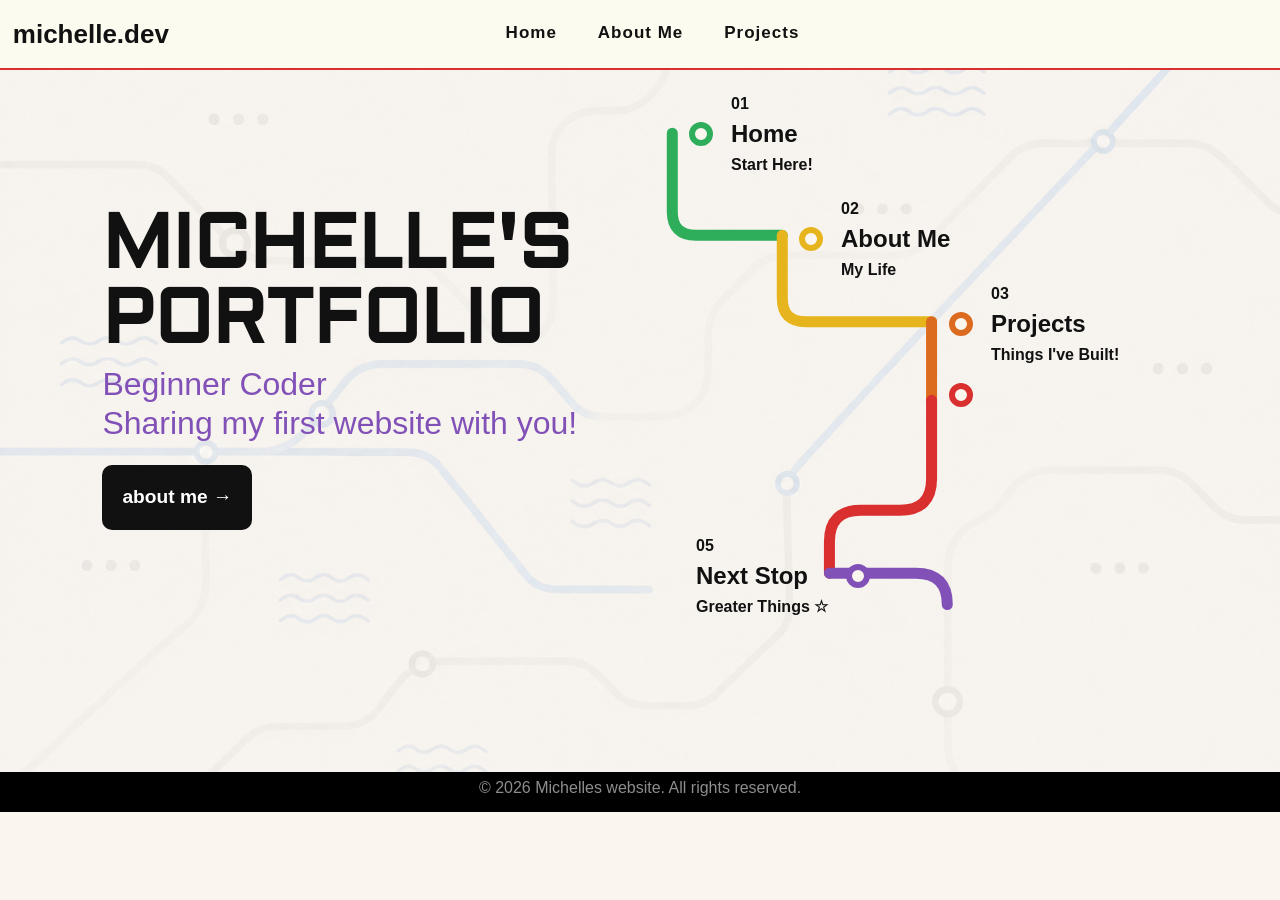
<file: index.html>
<!DOCTYPE html>
<html lang="en">
<head>
    <meta charset="UTF-8">
    <meta http-equiv="X-UA-Compatible" content="IE=edge">
    <meta name="viewport" content="width=device-width, initial-scale=1.0">
    <!--bootstrap-->
    <link href="https://cdn.jsdelivr.net/npm/bootstrap@5.3.0/dist/css/bootstrap.min.css" rel="stylesheet" integrity="sha384-9ndCyUaIbzAi2FUVXJi0CjmCapSmO7SnpJef0486qhLnuZ2cdeRhO02iuK6FUUVM" crossorigin="anonymous">
   <!--css-->
    <link rel="stylesheet" href="style.css">
    <title>Michelle's Website</title>

    <link href="https://fonts.googleapis.com/css2?family=Aldrich&family=Cedarville+Cursive&family=Google+Sans:ital,opsz,wght@0,17..18,400..700;1,17..18,400..700&family=Rubik:ital,wght@0,300..900;1,300..900&family=SN+Pro:ital,wght@0,200..900;1,200..900&family=Tiny5&family=Tomorrow:ital,wght@0,100;0,200;0,300;0,400;0,500;0,600;0,700;0,800;0,900;1,100;1,200;1,300;1,400;1,500;1,600;1,700;1,800;1,900&display=swap" rel="stylesheet">

    <link href="https://fonts.googleapis.com/css2?family=Aldrich&family=Cedarville+Cursive&family=Google+Sans:ital,opsz,wght@0,17..18,400..700;1,17..18,400..700&family=Rubik:ital,wght@0,300..900;1,300..900&family=SN+Pro:ital,wght@0,200..900;1,200..900&family=Tiny5&display=swap" rel="stylesheet">
</head>

<!--navigation bar-->
<body class="body"> 
   <nav class="navbar navbar-expand-lg bg-body-tertiary">
  <div class="container-fluid">
    <a class="navbar-brand logo" href="#">michelle.dev</a>
    <button class="navbar-toggler" type="button" data-bs-toggle="collapse" data-bs-target="#navbarNav" aria-controls="navbarNav" aria-expanded="false" aria-label="Toggle navigation">
      <span class="navbar-toggler-icon"></span>
    </button>
    <div class="collapse navbar-collapse" id="navbarNav">
      <ul class="navbar-nav mx-auto">
        <li class="nav-item">
          <a class="nav-link active" aria-current="page" href="index.html">Home</a>
        </li>
        <li class="nav-item">
          <a class="nav-link" href="about.html">About Me</a>
        </li>
        <li class="nav-item">
          <a class="nav-link" href="projects.html">Projects</a>
        </li>
      </ul>
    </div>
  </div>
</nav>

    <section class="hero">
        <div class="hero-left">
                    <h1>
                        MICHELLE'S
                        <br>
                        PORTFOLIO
                    </h1>
                    <div class=yellowline></div>
                    <h2>
                        Beginner Coder
                        <br>
                        Sharing my first website with you!
                    </h2>

                    <a href="about.html" class="btn-talk">about me →</a>
                    </div>
                    
                <!--right side-->
                    <div class="hero-right">
                        <div class="subway-map">

                          <svg class="trainlines" viewBox="0 0 700 700">
                            <path class="line green-line" d="M120 60 L120 160 Q120 190 150 190 L260 190"/>
                            <path class="line yellow-route" d="M260 190 L260 270 Q260 300 290 300 L450 300"/>
                            <path class="line orange-route" d="M450 300 L450 400"/>
                            <path class="line red-route" d="M450 400 L450 500 Q450 540 410 540 L360 540 Q320 540 320 580 L320 620"/>
                            <path class="line purple-route" d="M320 620 L430 620 Q470 620 470 660"/>
                          </svg>

                            <a href="index.html" class="stop stop1">
                                <div class="greencircle"></div>
                                <div>
                                    <b>01</b>
                                    <h3>Home</h3>
                                    <p>Start Here!</p>
                                </div>
                            </a>

                            <a href="about.html" class="stop stop2">
                                <div class="yellowcircle"></div>
                                <div>
                                    <b>02</b>
                                    <h3>About Me</h3>
                                    <p>My Life</p>
                                </div>
                            </a>

                            <a href="projects.html" class="stop stop3">
                                <div class="orangecircle"></div>
                                <div>
                                    <b>03</b>
                                    <h3>Projects</h3>
                                    <p>Things I've Built!</p>
                                </div>
                            </a>

                            <a class="stop stop4">
                                <div class="redcircle"></div>                               
                            </a>

                            <div class="stop stop5">
                                <div class="purplecircle"></div>
                                <div>
                                    <b>05</b>
                                    <h3>Next Stop</h3>
                                    <p>Greater Things ☆</p>
                                </div>
                            </div>
                        
                        </div>
                    </div>
        </div>
    </section>

    <footer class="myfooter">
        <h4 class="footertext">© 2026 Michelles website. All rights reserved.</h4>
    </footer>

</body>
</html>
</file>
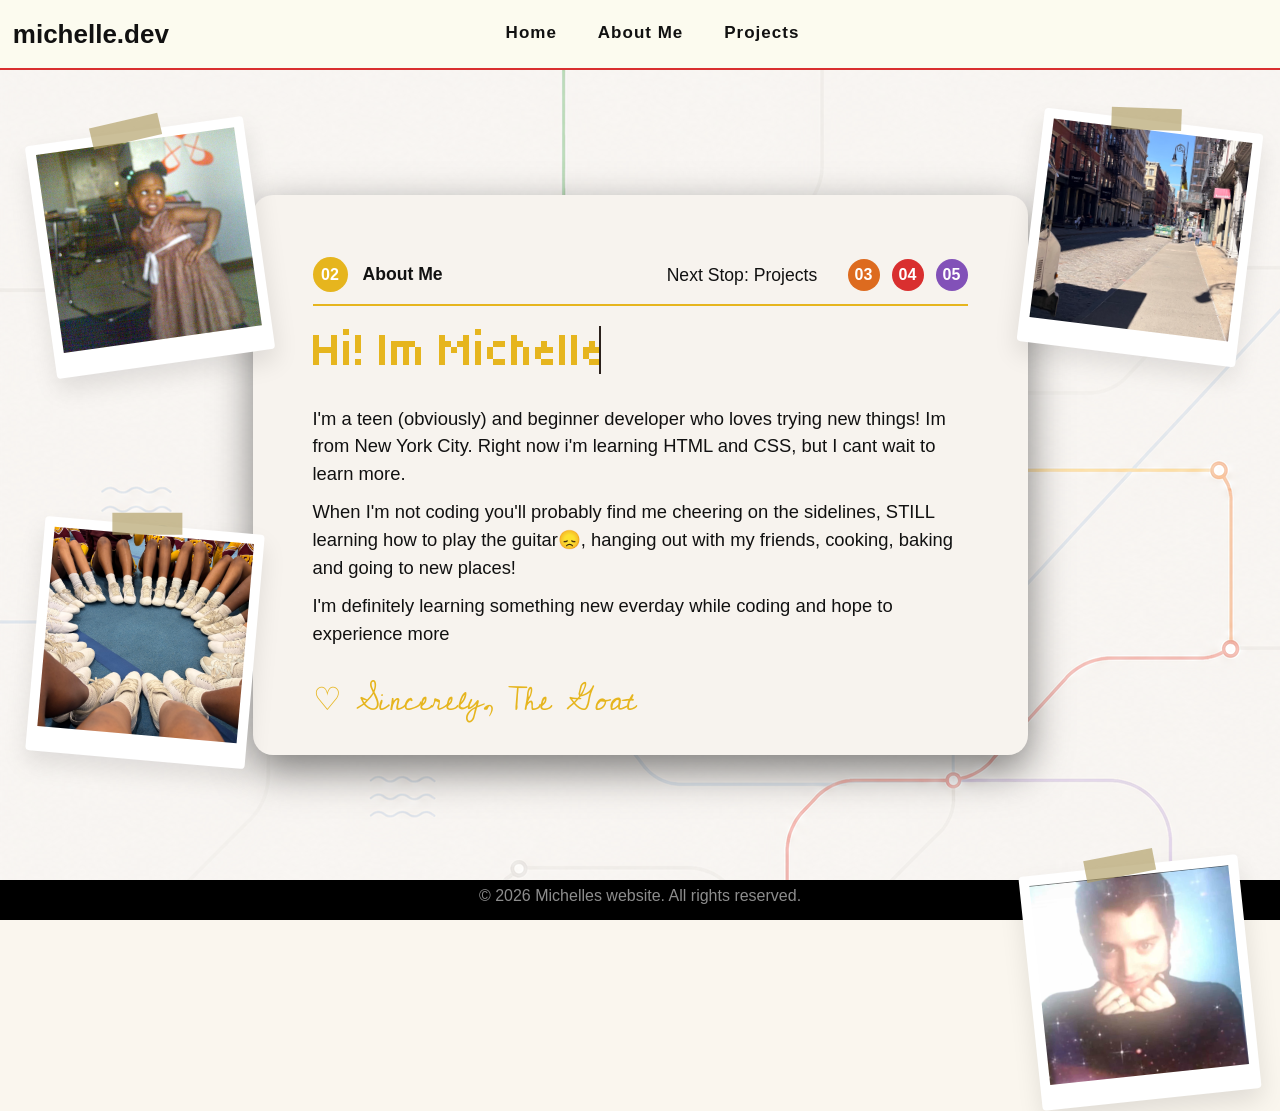
<file: about.html>
<!DOCTYPE html>
<html lang="en">
<head>
    <meta charset="UTF-8">
    <meta http-equiv="X-UA-Compatible" content="IE=edge">
    <meta name="viewport" content="width=device-width, initial-scale=1.0">
    <!--bootstrap-->
    <link href="https://cdn.jsdelivr.net/npm/bootstrap@5.3.0/dist/css/bootstrap.min.css" rel="stylesheet" integrity="sha384-9ndCyUaIbzAi2FUVXJi0CjmCapSmO7SnpJef0486qhLnuZ2cdeRhO02iuK6FUUVM" crossorigin="anonymous">
   <!--css-->
    <link rel="stylesheet" href="style.css">
    <title>Michelle's Website</title>

    <link href="https://fonts.googleapis.com/css2?family=Tiny5&display=swap" rel="stylesheet">

    <link href="https://fonts.googleapis.com/css2?family=Cedarville+Cursive&family=Google+Sans:ital,opsz,wght@0,17..18,400..700;1,17..18,400..700&family=Rubik:ital,wght@0,300..900;1,300..900&family=Tiny5&display=swap" rel="stylesheet">

    <link href="https://fonts.googleapis.com/css2?family=Cedarville+Cursive&family=Tiny5&display=swap" rel="stylesheet">
</head>

<!--navigation bar-->
<body class="body"> 
   <nav class="navbar navbar-expand-lg bg-body-tertiary">
  <div class="container-fluid">
    <a class="navbar-brand logo" href="#">michelle.dev</a>
    <button class="navbar-toggler" type="button" data-bs-toggle="collapse" data-bs-target="#navbarNav" aria-controls="navbarNav" aria-expanded="false" aria-label="Toggle navigation">
      <span class="navbar-toggler-icon"></span>
    </button>
    <div class="collapse navbar-collapse" id="navbarNav">
      <ul class="navbar-nav mx-auto">
        <li class="nav-item">
          <a class="nav-link active" aria-current="page" href="index.html">Home</a>
        </li>
        <li class="nav-item">
          <a class="nav-link" href="about.html">About Me</a>
        </li>
        <li class="nav-item">
          <a class="nav-link" href="projects.html">Projects</a>
        </li>
      </ul>
    </div>
  </div>
</nav>

<section class="aboutpage">

  <div class="photo photo1">
    <div class="tape"></div>
    <img src="images/babeh.jpeg" alt="baby photo">
  </div>

  <div class="photo photo2">
    <div class="tape"></div>
    <img src="images/cheer.jpeg" alt="cheer photo">
  </div>

  <div class="photo photo3">
    <div class="tape"></div>
    <img src="images/nyc.jpeg" alt="nyc photo">
  </div>

  <div class="photo photo4">
    <div class="tape"></div>
    <img src="images/petiter.png" alt="petite photo">
  </div>

  <div class="lettercard">

     <div class="aboutheader">
      <div class="leftitle">
         <a href="about.html">
       <span class="stopnum active">02</span>
        </a>
         <h1>About Me</h1>
         <h5>Next Stop: Projects</h5>
      </div>

    <div class="rightstops">
      <a href="projects.html">
      <span class="stopnum stopp3">03</span>
      </a>

      <a>
      <span class="stopnum stopp4">04</span>
      </a>

      <span class="stopnum stopp5">05</span>
    </div>
  </div>
    
  <div class="headlines"></div>

          <h2>
            <span class="typing">Hi! Im Michelle</span>
          </h2>
          <p>I'm a teen (obviously) and beginner developer who loves trying new things!
            Im from New York City. Right now i'm learning HTML and CSS, but I 
            cant wait to learn more.
          </p>
          <p>When I'm not coding you'll probably find me cheering on the sidelines,
            STILL learning how to play the guitar😞, hanging out with my 
            friends, cooking, baking and going to new places!
          </p>
          <p>I'm definitely learning something new everday while coding
            and hope to experience more
          </p>
        <div class="signature">♡ Sincerely, The Goat</div>
    </div>
</section>

<footer class="myfooter">
        <h4 class="footertext">© 2026 Michelles website. All rights reserved.</h4>
</footer>

</body>
</html>
</file>
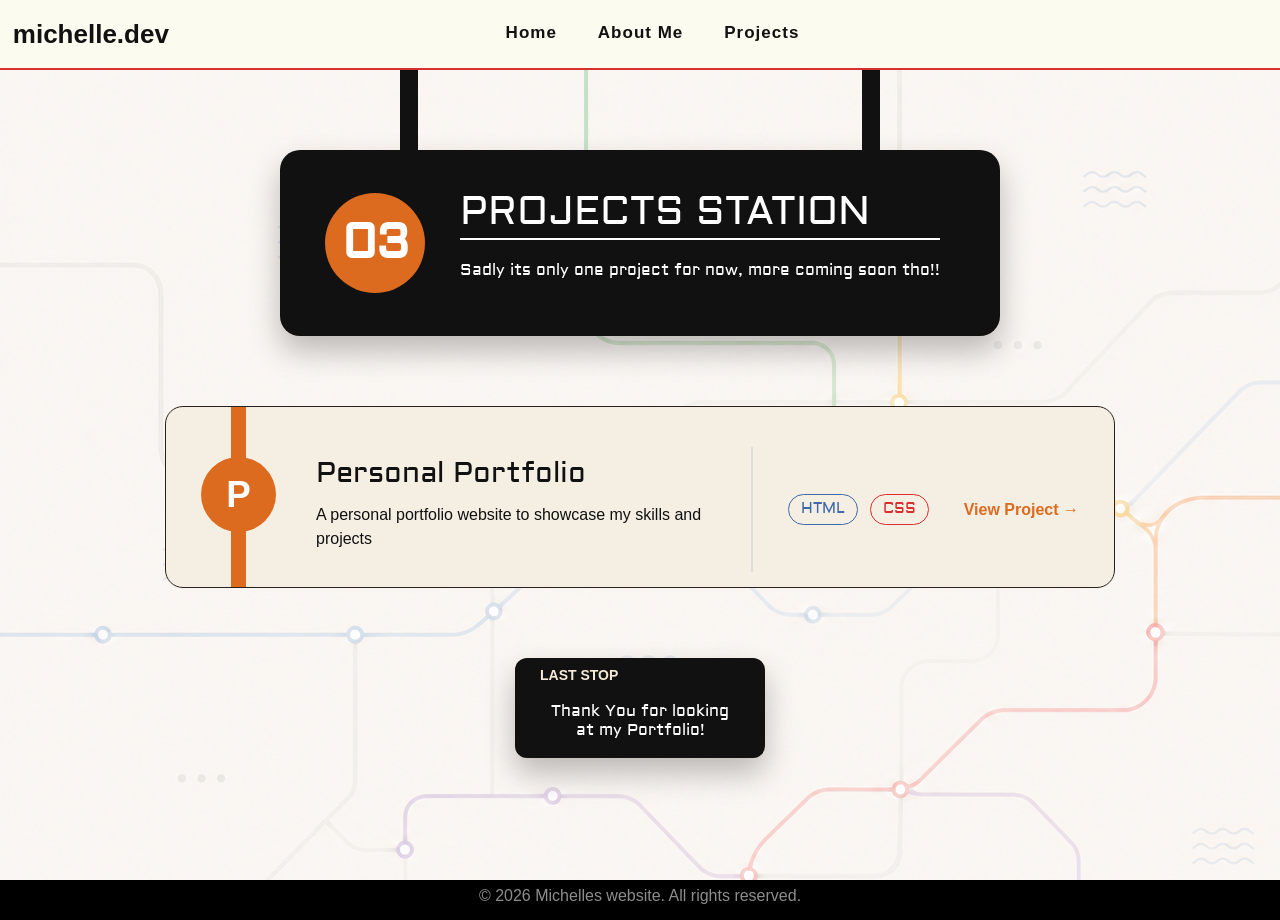
<file: projects.html>
<!DOCTYPE html>
<html lang="en">
<head>
    <meta charset="UTF-8">
    <meta http-equiv="X-UA-Compatible" content="IE=edge">
    <meta name="viewport" content="width=device-width, initial-scale=1.0">
    <!--bootstrap-->
    <link href="https://cdn.jsdelivr.net/npm/bootstrap@5.3.0/dist/css/bootstrap.min.css" rel="stylesheet" integrity="sha384-9ndCyUaIbzAi2FUVXJi0CjmCapSmO7SnpJef0486qhLnuZ2cdeRhO02iuK6FUUVM" crossorigin="anonymous">
   <!--css-->
    <link rel="stylesheet" href="style.css">
    <title>Michelle's Website</title>

    <link href="https://fonts.googleapis.com/css2?family=Cedarville+Cursive&family=Google+Sans:ital,opsz,wght@0,17..18,400..700;1,17..18,400..700&family=Rubik:ital,wght@0,300..900;1,300..900&family=SN+Pro:ital,wght@0,200..900;1,200..900&family=Tiny5&display=swap" rel="stylesheet">

    <link href="https://fonts.googleapis.com/css2?family=Aldrich&family=Cedarville+Cursive&family=Google+Sans:ital,opsz,wght@0,17..18,400..700;1,17..18,400..700&family=Rubik:ital,wght@0,300..900;1,300..900&family=SN+Pro:ital,wght@0,200..900;1,200..900&family=Tiny5&display=swap" rel="stylesheet">
</head>

<!--navigation bar-->
<body class="body"> 
   <nav class="navbar navbar-expand-lg bg-body-tertiary">
  <div class="container-fluid">
    <a class="navbar-brand logo" href="#">michelle.dev</a>
    <button class="navbar-toggler" type="button" data-bs-toggle="collapse" data-bs-target="#navbarNav" aria-controls="navbarNav" aria-expanded="false" aria-label="Toggle navigation">
      <span class="navbar-toggler-icon"></span>
    </button>
    <div class="collapse navbar-collapse" id="navbarNav">
      <ul class="navbar-nav mx-auto">
        <li class="nav-item">
          <a class="nav-link active" aria-current="page" href="index.html">Home</a>
        </li>
        <li class="nav-item">
          <a class="nav-link" href="about.html">About Me</a>
        </li>
        <li class="nav-item">
          <a class="nav-link" href="projects.html">Projects</a>
        </li>
      </ul>
    </div>
  </div>
</nav>


<section class="projectspage">
  <div class="stationsign">

    <div class="signhanger left"></div>
    <div class="signhanger right"></div>

    <div class="stationnumber">03</div>
      <div>
        <h1>PROJECTS STATION</h1>
        <div class="signline"></div>
        <p>Sadly its only one project for now, more coming soon tho!!</p>
      </div>
  </div>

  <div class="projectcard">
    <div class="routeline"></div>

    <div class="projectletter">P</div>

    <div class="projectinfo">
      <h2>Personal Portfolio</h2>
      <p>A personal portfolio website to showcase my skills and projects</p>
    </div>

    <div class="projectdivider"></div>
    <div class="projecttags">
      <span class="tab1">HTML</span>
      <span class="tab2">CSS</span>
    </div>

    <a href="index.html" class="viewproject">View Project →</a>
  </div>

  <a class="nextstop">
    <div>
      <small>LAST STOP</small>
      <h2>Thank You for looking at my Portfolio!</h2>
    </div>
  </a>
</section>

<footer class="myfooter">
        <h4 class="footertext">© 2026 Michelles website. All rights reserved.</h4>
</footer>

</body>
</html>
</file>
<file: style.css>
html{
    scroll-behavior: smooth;
}
/*INDEXXX.HTML*/
:root{
    --cream: #faf6ee;
    --blue: #3f6aaa;
    --text: #111;
}
.section{
    padding: 80px 10% !important;
}
.logo{ /*my name in navbar*/
    color: var(--text) !important;
    font-size: 26px !important;
    font-weight: bold !important;
    display: flex;
    align-items: center;
    gap: 0px;
    position: absolute;
    left: 1%;
}
body{ /*body duh*/
    background: var(--cream);
    color: #111;
    font-family: Arial, sans-serif;
}
.navbar{
    background: #fcfbef !important;
    padding-top: -2px;
    padding-bottom: -2px;
    border-bottom: 2px solid #d92f2f;

    position: relative;
    height: 70px;
    display: flex;
    align-items: center;
    justify-content: center;
}
.nav-wrap{
    border-bottom: 1px solid #ddd;
    padding-bottom: 25px;
}
.nav-link{ /*navigation words*/
   color: var(--text) !important;
   font-weight: 550 !important;
   font-size: 17px !important;
   letter-spacing: 1px !important;
   margin-left: 25px;
   transition: color 0.3s ease !important;

   padding: -5px;


}
.nav-link:hover{ /*the hover duh*/
    color:#d92f2f !important;
}
.nav-link::after{
    content: '';
    display: block;
    width: 0;
    height: 2px;
    background: #d92f2f;
    transition: width 0.3s ease !important;
}
.nav-link:hover::after{
    width: 100% !important;
}
.hero{ /*hero*/
    min-height: 78vh;
    padding: 70px 8% !important;
    display: flex;
    align-items: center;
    justify-content: space-between;

    background-image: url("images/mta2.png");
    background-size: cover;
    background-position: center;
    background-repeat: no-repeat;
}
.hero h1{ /*huge words, michelle portfolio*/
    font-family: "Aldrich", sans-serif;
    font-size: 4.7rem;
    font-weight: 700;
    line-height: 1;
    color: var(--text);

    transform: translateY(-60px);
}
.hero h2{
    color: #8251b8;
    transform: translateY(-60px);
    font-family: 'Gill Sans', 'Gill Sans MT', Calibri, 'Trebuchet MS', sans-serif;
}
.btn-talk{ /*about me*/
    display: inline-block;
    background: #111;
    color: white;
    text-decoration: none;
    padding: 18px 20px;
    border-radius: 10px;
    font-size: 1.2rem;
    font-weight: 650;
    transition: 0.3s;

    position: relative;
    top: -45px;
}
.btn-talk:hover{ /*about me hover*/
    background: #2eae5b;
    transform: scale(1.05);
    box-shadow: 0 10px 20px rgba(0, 0, 0, 0.5);
}
/*SUBWAY MAP*/
.hero-left{
    width: 48%;
}
.hero-right{
    width: 50%;
}
.subway-map{
    position: relative;
    height: 560px;
}
/*COLORED ROUTES*/
.trainlines{
    position: absolute;
    width: 700px;
    height: 550px;
    top: -55px;
    right: -25px;
    z-index: 1;
}
.line{
    fill: none;
    stroke-width: 14;
    stroke-linecap: round;
    stroke-linejoin: round;
}
.green-line{
    stroke: #2eae5b;
}
.yellow-route{
    stroke: #e6b51e;
}
.orange-route{
    stroke: #dd6b1f;
}
.red-route{
    stroke: #d92f2f;
}
.purple-route{
    stroke: #8251b8;
}
.stop{
    font-family: "Tomorrow", sans-serif;
    font-weight: 800;
    position: absolute;
    display: flex;
    align-items: center;
    gap: 18px;
    text-decoration: none;
    color: var(--text);
    z-index: 3;
}
.stop:hover{
    transform: translateY(-7px);
    transition: 0.3s;
}
.stop h3{
    font-family: "Google Sans", sans-serif !important;
    font-size: 1.5rem;
    font-weight: 800;
    margin: 4px 0;
}
.stop p{
    font-family: "Google Sans", sans-serif !important;
    margin: 0;
    font-size: 1rem;
}
.stop b{
    font-family: "Google Sans", sans-serif !important;
    font-size: 1rem;
}
.greencircle,
.yellowcircle,
.orangecircle,
.redcircle,
.purplecircle{
    width: 24px;
    height: 24px;
    background: var(--cream);
    border-radius: 50%;
    border: 6px solid;
    
}
.greencircle{
    color: #2eae5b;
}
.yellowcircle{
    color: #e6b51e;
}
.orangecircle{
    color: #dd6b1f;
}
.redcircle{
    color: #d92f2f;
}
.purplecircle{
    color: #8251b8;
}
.stop1{
    top: -50px;
    left: 49px;
}
.stop2{
    top: 55px;
    left: 159px;
}
.stop3{
    top: 140px;
    left: 309px;
}
.stop4{
    flex-direction: row-reverse;
    top: 242px;
    left: 308.5px;
}
.stop5{
    flex-direction: row-reverse;
    top: 392px;
    left: 56px;
}
.myfooter{
    background: rgb(0, 0, 0);
    text-align: center;
    height: 40px;
    display: flex;
    justify-content: center;
    align-items: center;
}
.footertext{
    color: rgb(141, 141, 141);
    font-size: 1rem;
    align-content: center;
}








/*ABOUTTT.HTML*/
.aboutpage{
    background: url(images/mta.png);
    min-height: 90vh;
    display: flex;
    justify-content: center;
    align-items: center;
    padding: 100px 20px;
}
.aboutheader{
    display: flex;
    justify-content: space-between;
    align-items: center;
    margin-bottom: 30px;
}
.aboutheader h1{
    margin: 0;
}
.leftitle{
    display: flex;
    align-items: center;
    gap: 15px;
}

.leftitle h1{
    margin: 0;
    font-weight: 700;
    font-family: 'Gill Sans', 'Gill Sans MT', Calibri, 'Trebuchet MS', sans-serif;
    font-size: 7000px;
}

.rightstops{
    display: flex;
    align-items: center;
    flex-direction: row;
    gap: 12px;
    margin-left: auto;
    white-space: nowrap;
}
.rightstops h1{
    margin: 0;
    font-size: 18px;
}
.lettercard{
    background: #f7f3ee;
    width: 775px;
    height: 560px;
    max-width: 90%;
    padding: 60px;
    border-radius: 20px;
    box-shadow: 0 15px 40px rgba(0, 0, 0, 0.5) !important;
    position: relative;
}

.lettercard h1{
    font-size: 1.1rem;
    color: #111;
    font-family: 'Lucida Sans', 'Lucida Sans Regular', 'Lucida Grande', 'Lucida Sans Unicode', Geneva, Verdana, sans-serif;
}

.lettercard h2{
    font-size: 3rem;
    line-height: 1.8;
    color: #e6b51e;
    margin-top: -50px;
    margin-bottom: 2px;
    font-family: tiny5;
}

.lettercard h5{
    font-family: 'Lucida Sans', 'Lucida Sans Regular', 'Lucida Grande', 'Lucida Sans Unicode', Geneva, Verdana, sans-serif;
    font-size: 1.1rem;
    color: #111;
    margin-left: 209px;
    margin-top: 10px;
    white-space: nowrap;
}

.typing{
    display: inline-block;
    overflow: hidden;
    white-space: nowrap;
    border-right: 2px solid #2b211c;
    line-height: 1em;

    width: 0;
    animation: typing 1.2s steps(14) forwards, blink 0.9s infinite;
}

@keyframes typing{
    from{
        width: 0;
    }
    to{
        width: 12ch;
    }
}

@keyframes blink{
    50% {
        border-color: transparent;
    }
}

.lettercard p{
    font-family: "Google Sans", sans-serif !important;
    font-weight: 500;
    font-size: 1.15rem;
    line-height: 1.5;
    color: #111;
    margin-bottom: 11px;
}

.signature{
    padding-bottom: -50px;
    margin-top: 30px;
    font-size: 2rem;
    color: #e6b51e;
    font-weight: 500;
    font-family: "Cedarville Cursive", cursive;
}


.trainstops{
    display: flex;
    gap: 12px;
    margin-bottom: 30px;
}

.stopnum{
    width: 32px;
    height: 32px;
    border-radius: 50%;
    background: #f7ead6;
    color: #111;
    display: flex;
    align-items: center;
    justify-content: center;
    font-weight: 600;

}

a{
    text-decoration: none;
}

.stopnum:hover{
    transform: scale(1.25);
    transition: 0.3s;
}

.stopp3{
    background: #dd6b1f;
    color: white;
}

.stopp4{
background: #d92f2f;
    color: white;
}

.stopp5{
    background: #8251b8;
    color: white;
}



.stopnum.active{
    width: 35px;
    height: 35px;
    background: #e6b51e;
    color: white;
}

.headlines{
    width: 100%;
    height: 2px;
    background: #e6b51e;
    margin: -20px 0 60px;
}

.photo{
    position: absolute;
    width: 220px;
    background: white;
    padding: 10px 10px 25px;
    border-radius: 4px;
    box-shadow: 0 12px 25px rgba(0, 0, 0, 0.1);
    z-index: 2;
}

.photo img{
    width: 100%;
    height: 200px;
    object-fit: cover;
}

.tape{
    width: 70px;
    height: 22px;
    background: rgba(177, 158, 101, 0.66);
    position: absolute;
    top: -12px;
    left: 67px;
    transform: rotate(-5deg);
}

.photo1{
    top: 130px;
    left: 40px;
    transform: rotate(-8deg);
}

.photo1:hover{
    transition: 0.3s;
    transform: rotate(8deg);
}

.photo2{
    top: 525px;
    left: 35px;
    transform: rotate(5deg);
}

.photo2:hover{
    transition: 0.3s;
    transform: rotate(-5deg);
}

.photo3{
    top: 120px;
    right: 30px;
    transform: rotate(7deg);
}

.photo3:hover{
    transition: 0.3s;
    transform: rotate(-7deg);
}

.photo4{
    bottom: -200px;
    right: 30px;
    transform: rotate(-6deg);
}

.photo4:hover{
    transition: 0.3s;
    transform: rotate(6deg);
}








/*PROJECTSSS.HTML*/
.projectspage{
    min-height: 90vh;
    background: url(images/mta3.png);
    padding: 80px 8%;
}

.stationsign{
    font-family: "Aldrich", sans-serif;
    font-weight: 700;
    position: relative;
    max-width: 720px;
    margin: 0 auto 70px;
    background: #111;
    color: white;
    padding: 38px 45px;
    border-radius: 20px;
    display: flex;
    align-items: center;
    gap: 35px;
    box-shadow: 0 15px 30px rgba(0, 0, 0, 0.25) !important;
}

.stationsign p{
    font-weight: 500 !important;
}

.signhanger{
    position: absolute;
    top: -80px;
    width: 18px;
    height: 80px;
    background: #111;
}

.signhanger.left{
    left: 120px;
}

.signhanger.right{
    right: 120px;
}

.stationnumber{
    width: 100px;
    height: 100px;
    background: #dd6b1f;
    border-radius: 50%;
    display: flex;
    justify-content: center;
    align-items: center;
    font-family: "Aldrich", sans-serif;
    font-size: 3rem;
    font-weight: 800;
}

.signtext h1{
    font-family: "SN Pro", sans-serif !important;
    font-size: 3rem;
    margin: 0;
}

.signline{
    height: 2px;
    background: white;
    margin: -6px 0 18px;
}

.signtext p{
    font-family: "Aldrich", sans-serif;
    margin: 0;
    font-size: 1.2rem;
}


.projectcard{
    position: relative;
    max-width: 950px;
    margin: 0 auto 70px;
    background: #f5eee3;
    border: 1px solid #2b211c;
    border-radius: 18px;
    padding: 40px 35px 15px 150px;
    display: flex;
    align-items: center;
    gap: 35px;
}

.routeline{
    position: absolute;
    left: 65px;
    top: 0;
    width: 15px;
    height: 100%;
    background: #dd6b1f;
}

.projectletter{
    position: absolute;
    left: 35px;
    top: 50px;
    width: 75px;
    height: 75px;
    background: #dd6b1f;
    color: white;
    border-radius: 50%;
    display: flex;
    justify-content: center;
    align-items: center;
    font-size: 2.3rem;
    font-weight: 800;
    z-index: 2;
}

.projectinfo{
    flex: 1;
}

.projectinfo h2{
    font-family: "Aldrich", sans-serif;
    font-size: 1.8rem;
    line-height: 1.5;
}

.projectdivider{
    width: 2px;
    height: 125px;
    background: #ddd;
}

.projecttags{
    display: flex;
    gap: 12px;
}

.projecttags span{
    font-family: "Aldrich", sans-serif;
    border: 1px solid #111;
    color: #111;
    padding: 3px 12px;
    border-radius: 20px;
    font-size: .95rem;
}

.tab1{
    border: 1.5px solid #3f6aaa !important;
    color: #3f6aaa !important;
}

.tab2{
    border: 1.5px solid #d92f2f !important;
    color: #d92f2f !important;
}


.viewproject{
    color: #dd6b1f;
    font-weight: 700;
    text-decoration: none;
}

.viewproject:hover{
    transform: scale(1.15);
    transition: 0.3s ease;
} 

.nextstop {
    width: 250px;
    height: 100px;
    margin: 0 auto;
    background: #111;
    color: white;
    text-decoration: none;
    border-radius: 12px;
    display: flex;
    justify-content: space-between;
    align-items: center;
    padding: 20px 25px;
    box-shadow: 0 15px 30px rgba(0, 0, 0, 0.25) !important;
    box-sizing: border-box;

    transition: 0.3s ease;
}

.nextstop div:first-child{
    display: flex;
    flex-direction: column;
}

.nextstop:hover{
    background: #d92f2f;
    box-shadow: 0 0 2px rgba(232, 91, 28, 0.25);
}

.nextstop small{
    color: #f7ead6;
    font-weight: 900;
    font-family: 'Lucida Sans', 'Lucida Sans Regular', 'Lucida Grande', 'Lucida Sans Unicode', Geneva, Verdana, sans-serif;
}

.nextstop h2{
    font-family: "Aldrich", sans-serif;
    margin: 5px 0 0;
    font-size: 1rem;
    display: inline-flex;
    align-items: center;
    text-align: center;
    padding: -5;
    height: 60px;
}

.nextstop span{
    background: #d92f2f;
    padding: 10px 10px;
    border-radius: 50%;
    font-size: 1rem;
    font-weight: 600;


    flex-shrink: 0;
}

.arrow{
    font-size: 3rem;
}
</file>
